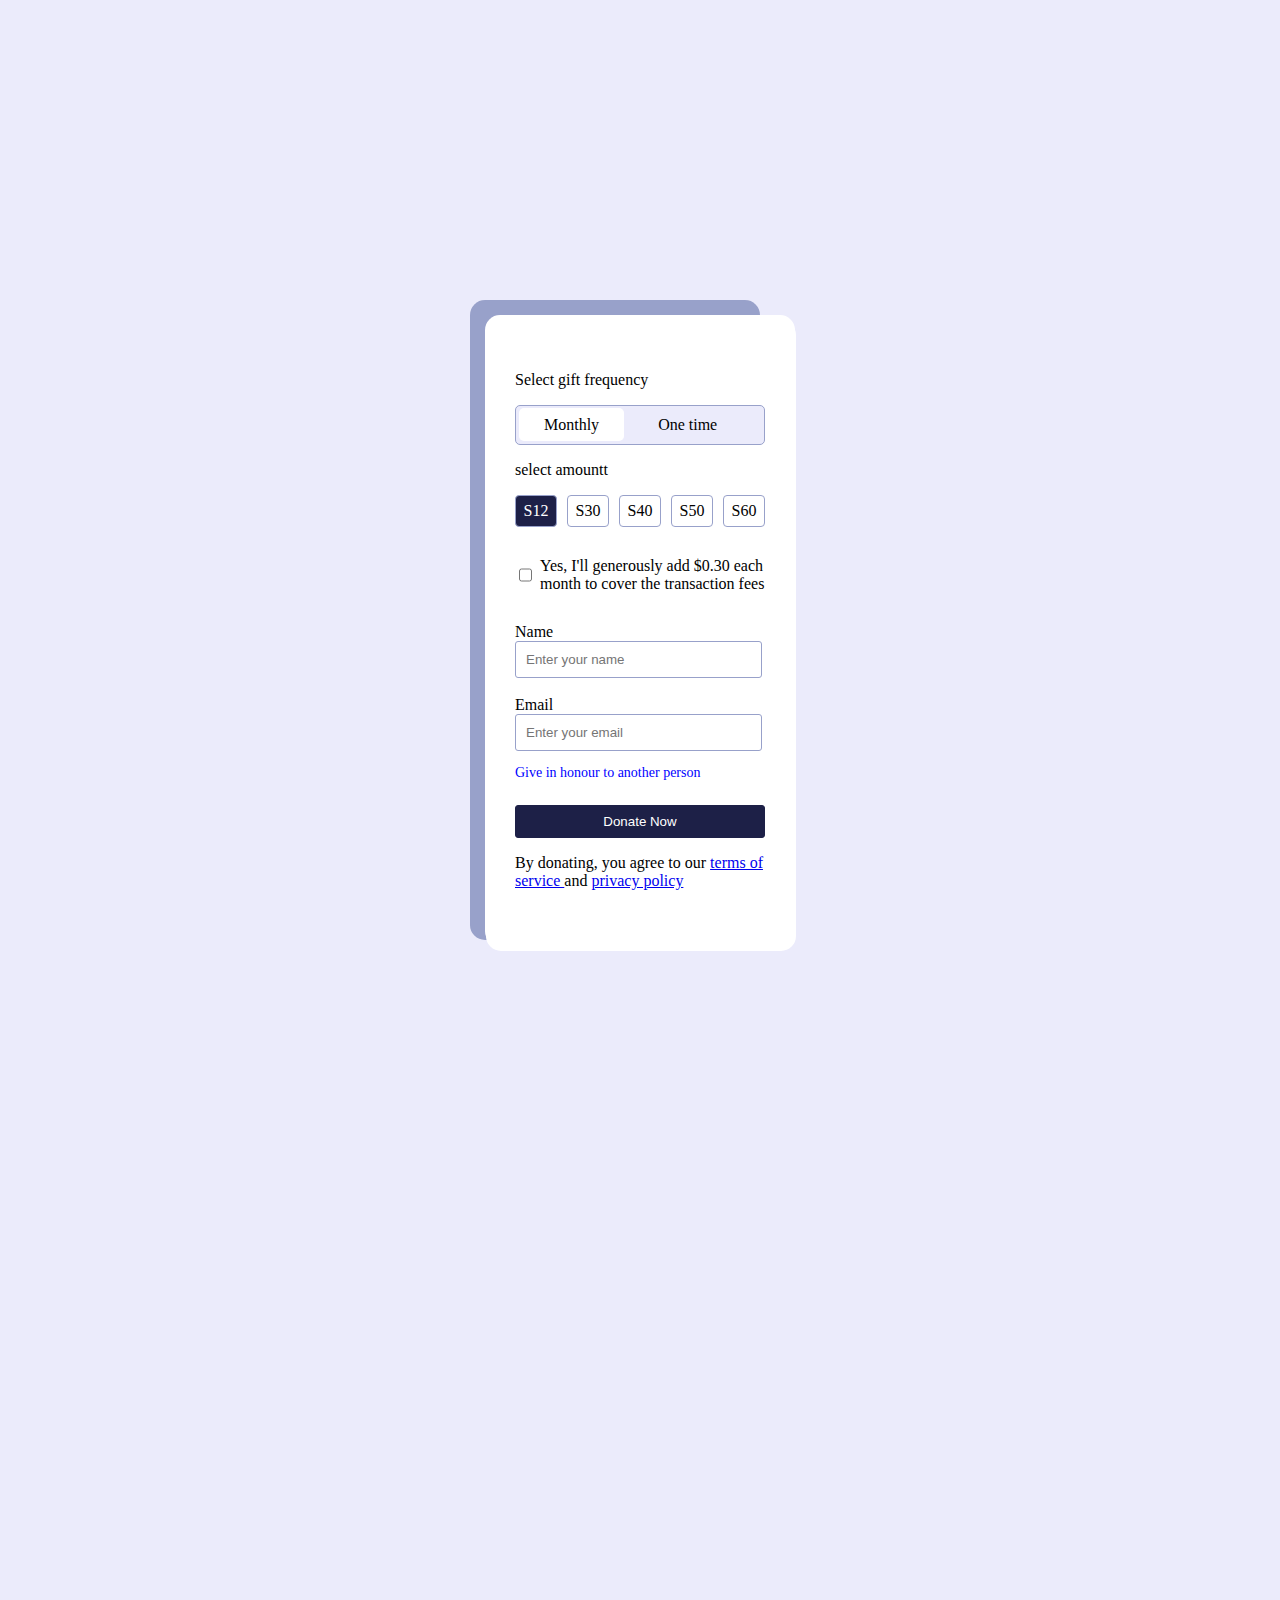
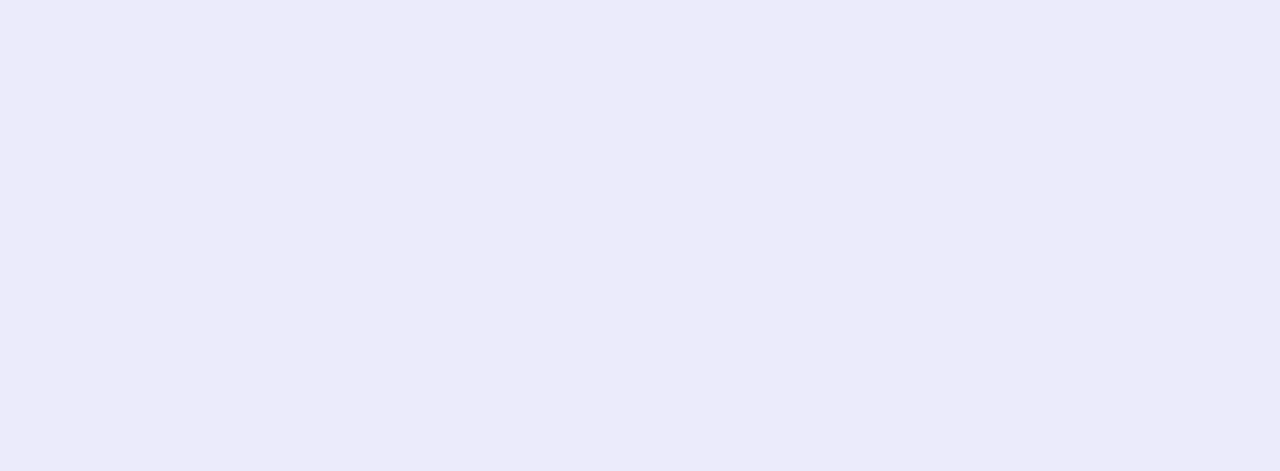
<file: index2.html>
<!DOCTYPE html>
<html lang="en">
<head>
    <meta charset="UTF-8">
    <meta http-equiv="X-UA-Compatible" content="IE=edge">
    <meta name="viewport" content="width=device-width, initial-scale=1.0">
    <title>Document</title>
    <link rel="stylesheet" href="main.css">
</head>
<body>
   <div class="wrapper"> </div>
        <div class="container">
            <p>Select gift frequency</p>

            <div class="btn">
                <a href="#">Monthly</a> <span>One time</span>
            </div>
            <p>select amountt</p>
            <div class="box">
                <div class="box1"><span>S12</span></div>
                <div class="box2"><span>S30</span></div>
                <div class="box2"><span>S40</span></div>
                <div class="box2"><span>S50</span></div>
                <div class="box2"><span>S60</span></div>
            </div>
            <div class="agreement">
                <input type="checkbox">
                <span>
                    Yes, I'll generously add $0.30 each <br> month to cover
                    the transaction fees
                </span>
            </div>
            <form action="" class="form_element">
                <label for="">Name</label> <br>
                <input type="text" placeholder="Enter your name">  <br> <br>
                <label for="">Email</label> 
                <input type="email" placeholder="Enter your email">
                <p>Give in honour to another person</p>
                <input type="submit" value="Donate Now">
            </form>
            <p>
                By donating, you agree to our <a href="#">
                    terms of <br>
                service
                </a> and <a href="#">privacy policy</a>
            </p>
        </div>
   
</body>
</html>
</file>
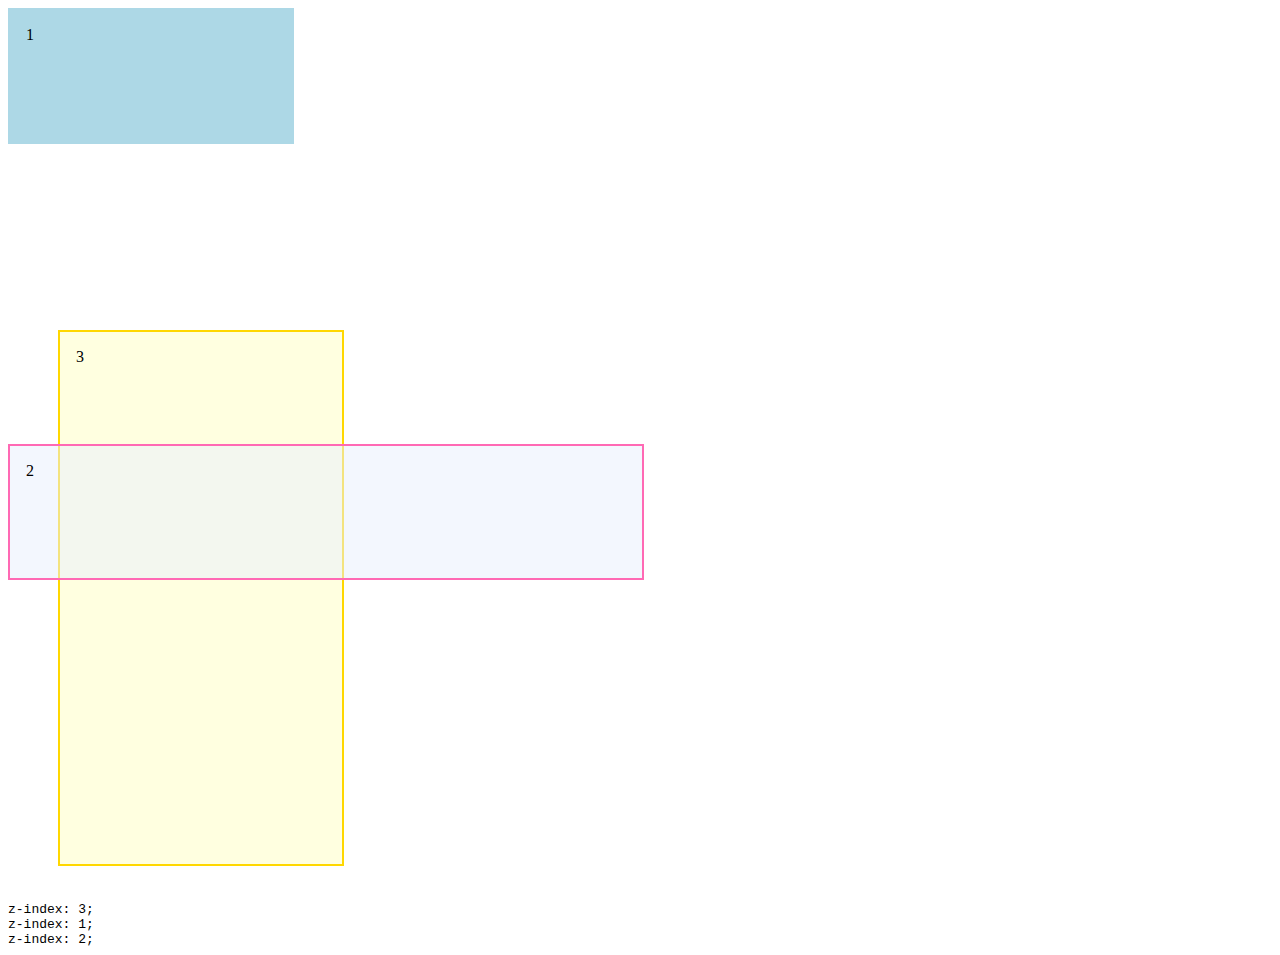
<file: main.html>
<html lang="en">
<head>
    <meta charset="UTF-8">
    <meta http-equiv="X-UA-Compatible" content="IE=edge">
    <meta name="viewport" content="width=device-width, initial-scale=1.0">
    <title>Document</title>

    <style>

       .container > * {
           width: 250px;
           height: 100px;
           padding: 1em;
       }
       .container >:first-child{
           border: 2px solid lightblue;
           background-color: lightblue;
           margin-bottom: 300px;
       }

       .container >:nth-child(2){
           width: 600px;
           border: 2px solid hotpink;
           background-color: rgb(232 240 254 / 0.5);
       }
        
       .container >:last-child{
           margin-left: 50px;
           height: 500px;
           position: relative;
           z-index: -1;
           margin-top: -250px;
           border: 2px solid gold;
           background-color: lightyellow;
       }
       
    </style>

</head>
<body>
    <div class="container">
        <div>1</div>
        <div>2</div>
        <div>3</div>
        <!-- <div>4</div> -->

    </div>
    <br><br>

    <div class="demo">
        <div class="demo-box"><code>z-index: 3;</code></div>
        <div class="demo-box"><code>z-index: 1;</code></div>
        <div class="demo-box"><code>z-index: 2;</code></div>
      </div>
</body>
</html>
</file>
<file: main.css>
body{
    background-color: #EBEBFB;
}

.wrapper {
    padding: 70px 30px;
    height: 1000px;
    background-color: #98A1CA;
    max-width: 230px;
    margin: 300px auto;
    height: 500px;
    border-radius: 15px;
    /* box-shadow: 1px 5px #fff; */
    transform: translateX(-25px);
    
}
.container {
    padding: 40px 30px;
    background-color: #fff;
    max-width: 250px;
    margin: 200px auto;
    border-radius: 15px;
    box-shadow: 1px 5px #fff;
    transform: translateY(-925px);
}

.container > .btn{
    padding: 10px 20px;
    background-color: #EBEBFB;
    border: 1px solid #98A1CA;
    border-radius: 5px;
}
.btn > a {
    margin-left: -17px;
    padding: 8px 25px;
    background-color: #fff;
    text-decoration: none;
    color: black;
    border-radius: 5px;
}
.btn > span {
    margin-left: 30px;
}
.box {
    display: flex;
    gap: 10px;
}
.box > div {
    width: 50px;
    height: 30px;
    border: 1px solid #98A1CA;
    border-radius: 4px;
}
.box .box1 {
    background-color: #1D2047;
    display: flex;
    justify-content: center;
    align-items: center;
}
.box .box2 {
    display: flex;
    justify-content: center;
    align-items: center;
}
.box1  span{
    color: #fff;
 
}
.agreement {
    margin-top: 30px;
    display: flex;
    gap: 5px;
}
input[type="checkbox"] {
    padding: 10px;
}

.form_element{
    margin-top: 30px;
}

input[type="text"], input[type="email"]{
    width: 90%;
    padding: 10px 10px;
    border-radius: 3px;
    border: 1px solid #98A1CA;
}
.form_element  p {
    color: blue;
    font-size: 14px;
}
input[type="submit"]{
    margin-top: 10px;
    width: 100%;
    padding: 8px 10px;
    border-radius: 3px;
    border: 1px solid #1D2047;
    background-color: #1D2047;
    color: #fff;
}
</file>
